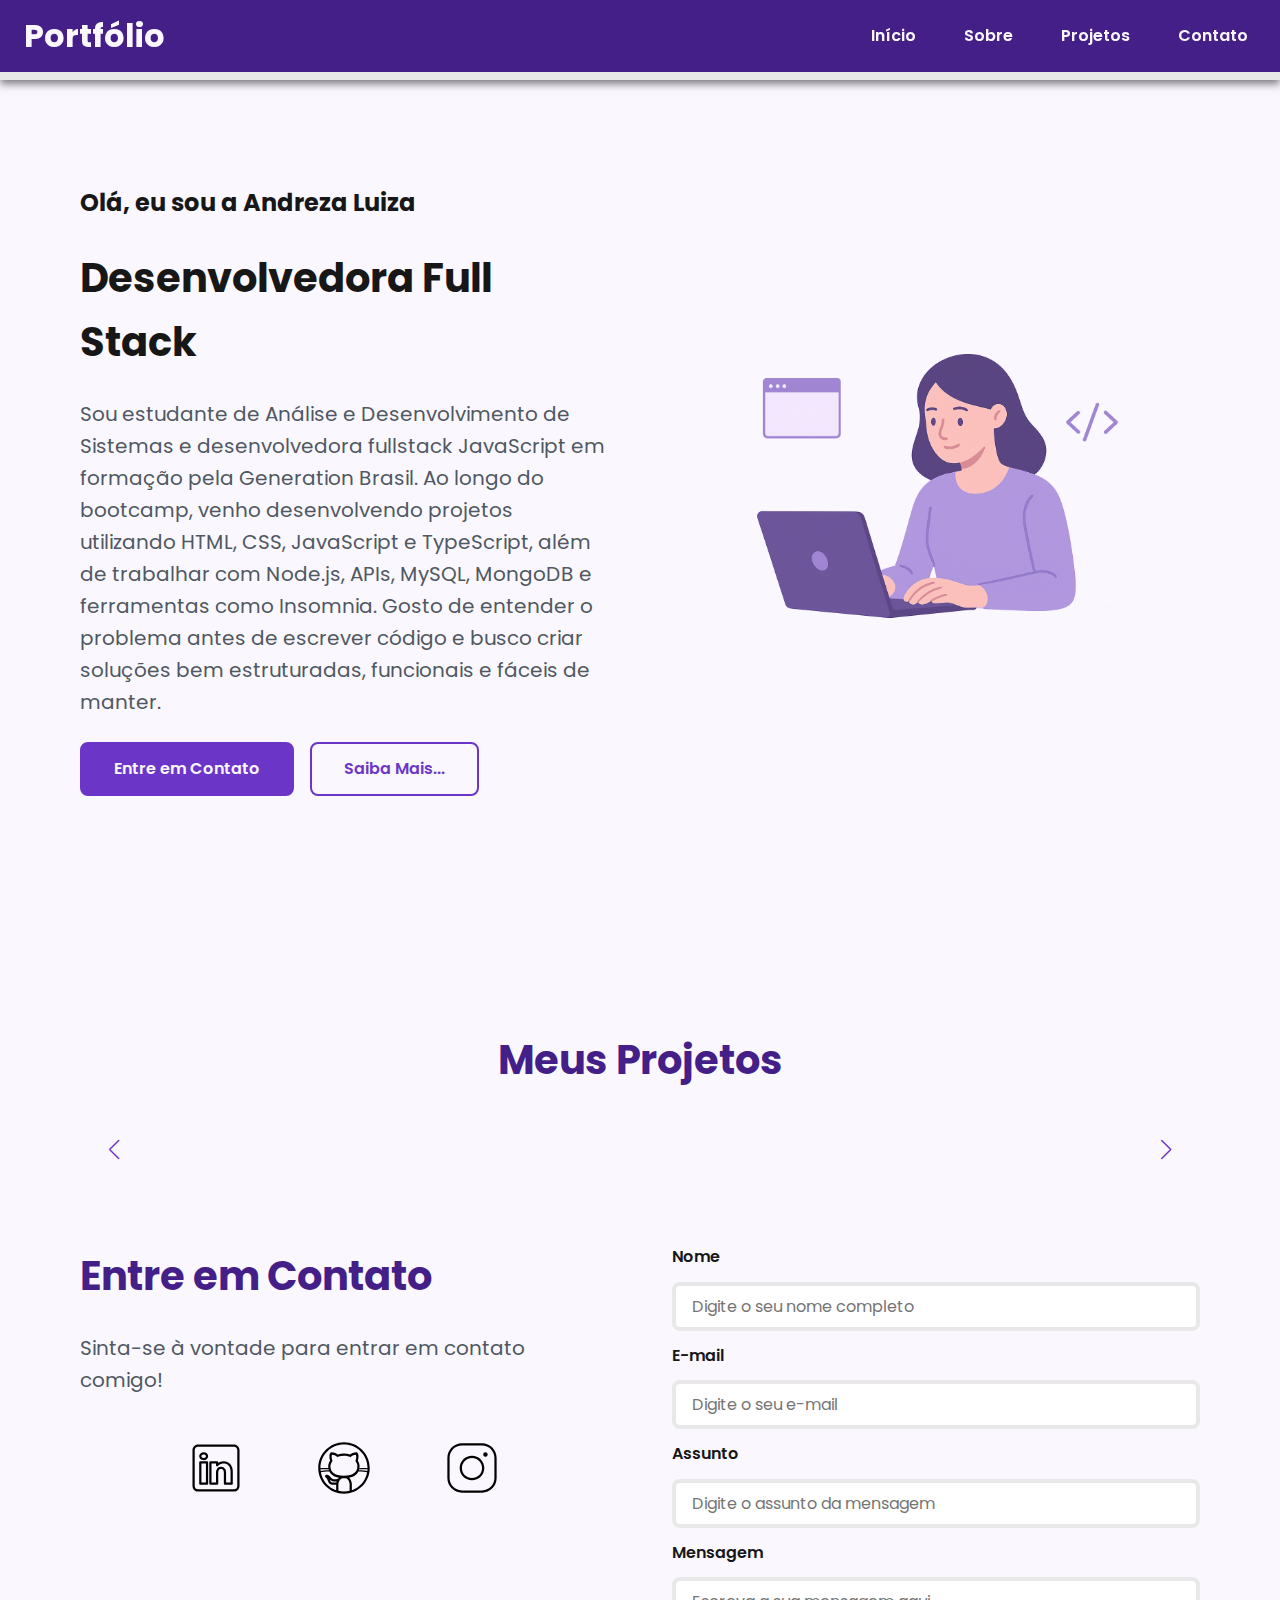
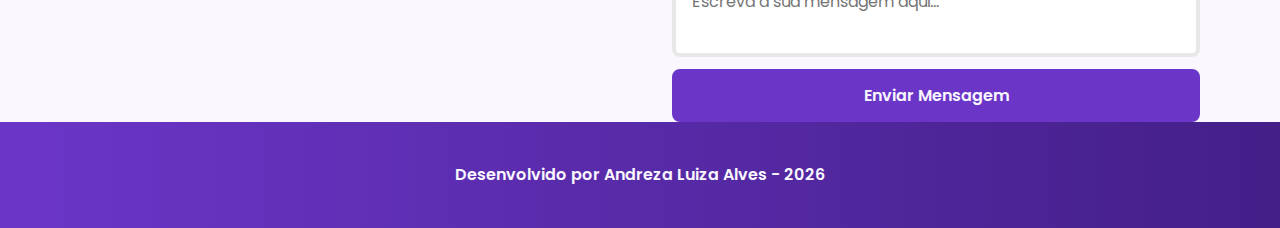
<file: index.html>
<!DOCTYPE html>
<html lang="pt-br">
<head>
  <meta charset="UTF-8" />
  <meta name="viewport" content="width=device-width, initial-scale=1.0" />

  <meta name="author" content="Generation Brasil">
  <meta 
    name="description"
    content="Portfólio da Generation Brasil, desenvolvedora Full Stack especializada em criar experiências digitais incríveis. Conheça meus projetos e entre em contato."
  >
  <meta name="robots" content="index, follow">

  <!-- Google Fonts -->
  <link rel="preconnect" href="https://fonts.googleapis.com">
  <link rel="preconnect" href="https://fonts.gstatic.com" crossorigin>
  <link href="https://fonts.googleapis.com/css2?family=Poppins&display=swap" rel="stylesheet">

  <!-- Favicon -->
  <link rel="icon" type="image/svg+xml" href="./assets/img/favicon.svg">

  <!-- SWIPER CSS -->
<link rel="stylesheet" href="https://cdn.jsdelivr.net/npm/swiper@11/swiper-bundle.min.css"> 

  <!-- CSS -->
  <link rel="stylesheet" href="./assets/css/style.css">

  <title>Portfólio Generation Brasil</title>
</head>

<body>

  <header>
    <div class="menu-content">
      <a href="index.html" id="titulo">Portfólio</a>

      <nav>
        <ul class="menu-list">
          <li><a href="#hero">Início</a></li>
          <li><a href="#about">Sobre</a></li>
          <li><a href="#projects">Projetos</a></li>
          <li><a href="#contact">Contato</a></li>
        </ul>
      </nav>
    </div>
  </header>

  <main>
    <section id="hero" class="section-container hero-container">
      <article class="hero-content">
        <span>Olá, eu sou a Andreza Luiza</span>
        <h1>Desenvolvedora Full Stack</h1>
        <p>
          Sou estudante de Análise e Desenvolvimento de Sistemas e desenvolvedora fullstack JavaScript em formação pela Generation Brasil.
Ao longo do bootcamp, venho desenvolvendo projetos utilizando HTML, CSS, JavaScript e TypeScript, além de trabalhar com Node.js, APIs, MySQL, MongoDB e ferramentas como Insomnia.
Gosto de entender o problema antes de escrever código e busco criar soluções bem estruturadas, funcionais e fáceis de manter.
        </p>

        <div class="buttons-container">
          <a href="#contact" class="botao">Entre em Contato</a>
          <a href="#about" class="botao-outline">Saiba Mais...</a>
        </div>
      </article>

      <figure class="hero-image">
        <img 
          src="./assets/img/foto_dev_woman.svg"
          alt="Foto da desenvolvedora"
          class="float-animation"
        >
      </figure>
    </section>

    <section id="about" class="section-container about-container">

    </section>

    <section id="projects" class="section-container projects-container">
      <h2>Meus Projetos</h2>

      <!-- Swiper Container -->
       <div class="swiper projects-swiper">
          <div class="swiper-wrapper">

       </div>

       <!-- Botões de navegação -->
      <div class="swiper-button-next"></div>
      <div class="swiper-button-prev"></div>

      <!-- Paginação -->
       <div class="swiper-pagination"></div>
       </div>
    </section>

    <section id="contact" class="section-container contact-container">
      <article class="contact-info">
        <h2>Entre em Contato</h2>
        <p>Sinta-se à vontade para entrar em contato comigo!</p>

        <div class="social-container">
          <a href="https://www.linkedin.com/in/andrezaluizaalvesdossantos/" target="_blank" class="social-icon" aria-label="LinkedIn">
            <img src="./assets/icons/linkedin.svg" alt="LinkedIn">
          </a>

          <a href="https://github.com/LuizaaAlvess" target="_blank" class="social-icon" aria-label="GitHub">
            <img src="./assets/icons/github.svg" alt="GitHub">
          </a>

          <a href="https://www.instagram.com/_andrezaluiza/" target="_blank" class="social-icon" aria-label="Instagram">
            <img src="./assets/icons/instagram.svg" alt="Instagram">
          </a>
        </div>
      </article>


<form id="formulario" action="https://formsubmit.co/luiza.andreza@icloud.com" method="POST">

  <input type="hidden" name="_next" value="http://localhost:5500/success.html">
  <input type="hidden" name="_captcha" value="false">

        <label for="nome">Nome</label>
        <input id="nome" name="nome" type="text" placeholder="Digite o seu nome completo">
        <span id="erro-nome"></span>

        <label for="email">E-mail</label>
        <input id="email" name="email" type="email" placeholder="Digite o seu e-mail">
        <span id="erro-email"></span>

        <label for="assunto">Assunto</label>
        <input id="assunto" name="assunto" type="text" placeholder="Digite o assunto da mensagem">
        <span id="erro-assunto"></span>

        <label for="mensagem">Mensagem</label>
        <textarea id="mensagem" name="mensagem" placeholder="Escreva a sua mensagem aqui..."></textarea>
        <span id="erro-mensagem"></span>

        <button class="botao" type="submit">Enviar Mensagem</button>
      </form>
    </section>

  </main>

  <footer>
    Desenvolvido por Andreza Luiza Alves - 2026
  </footer>

  <!-- SWIPER JS -->
<script src="https://cdn.jsdelivr.net/npm/swiper@11/swiper-bundle.min.js"></script>

  <!-- Script JavaScript-->
<script src="assets/js/script.js"></script>

</body>
</html>
</file>
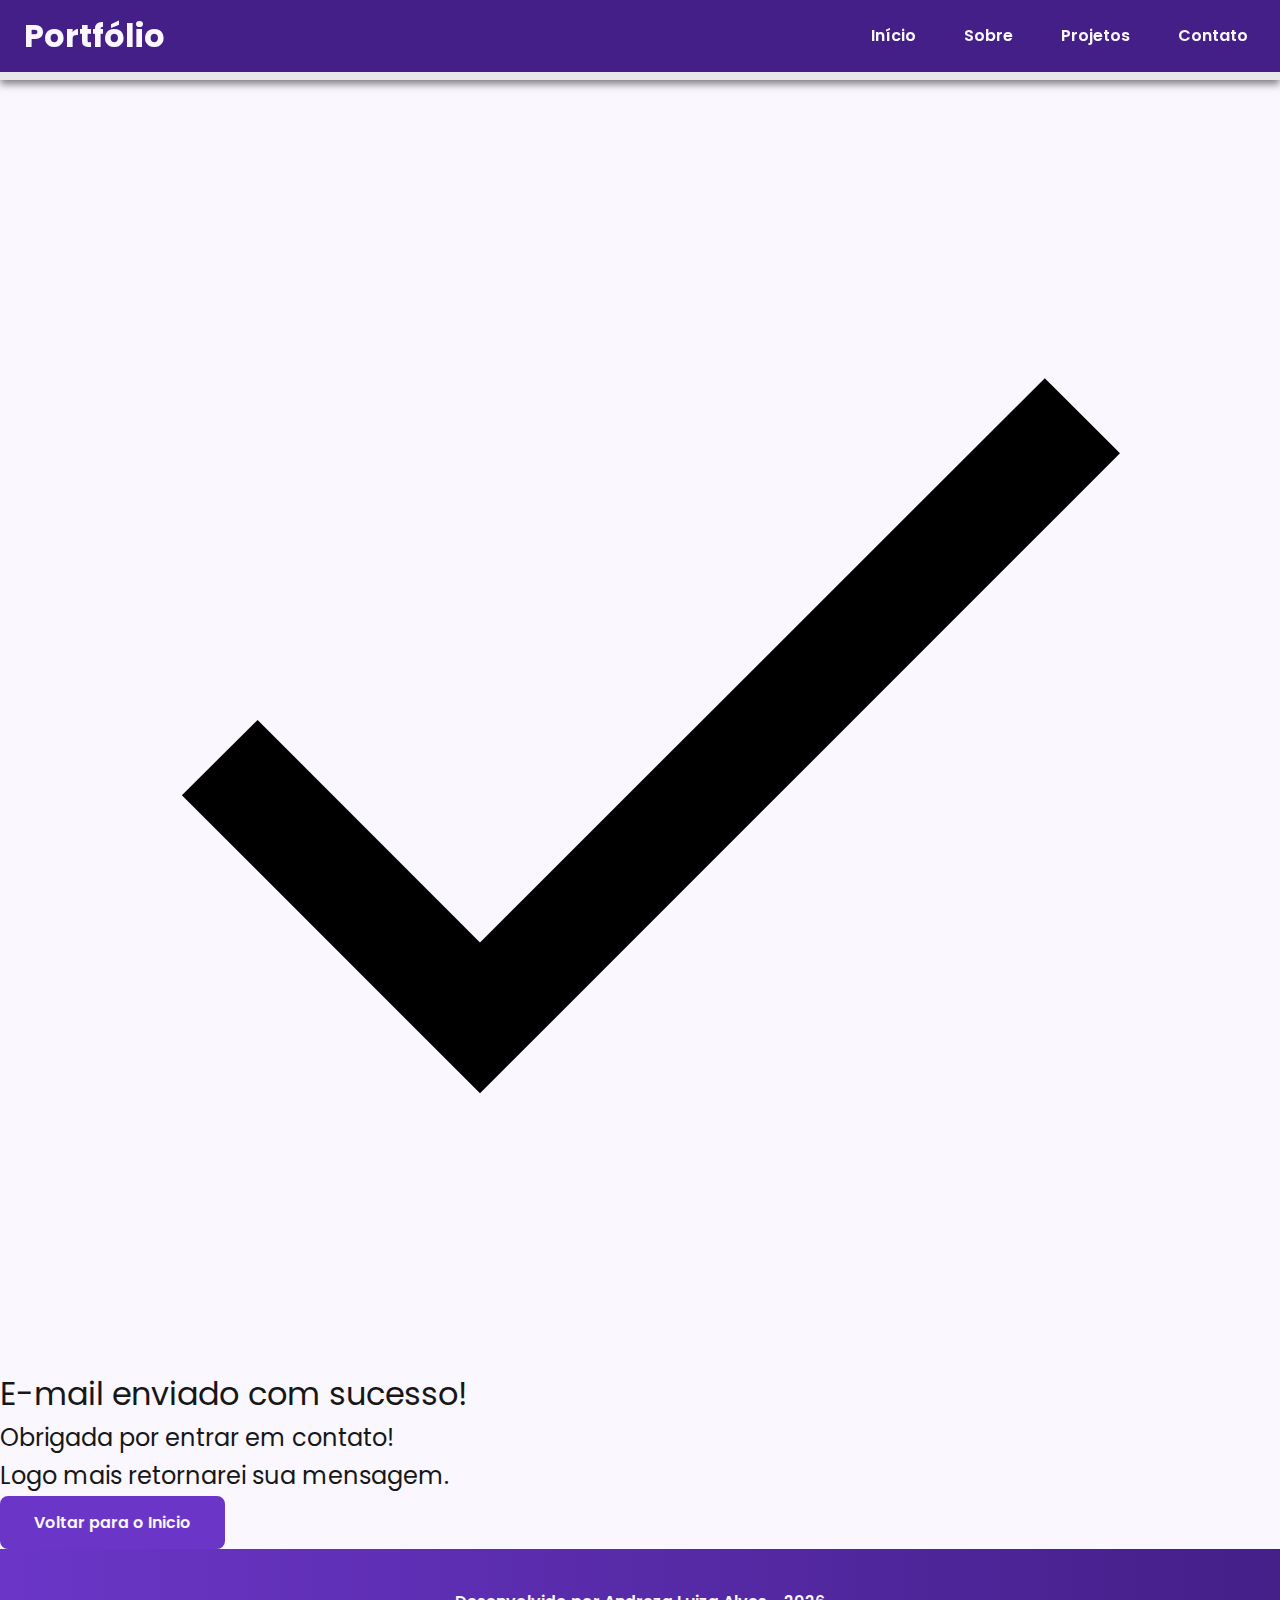
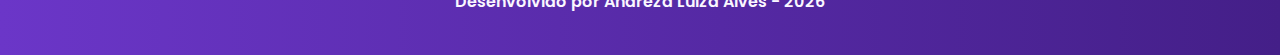
<file: success.html>
<!DOCTYPE html>
<html lang="pt-br">

<head>


    <link rel="preconnect" href="https://fonts.googleapis.com">
    <link rel="preconnect" href="https://fonts.gstatic.com" crossorigin>

    <link href="https://fonts.googleapis.com/css2?family=Poppins&display=swap" rel="stylesheet">
    <meta charset="UTF-8">

    <meta name="viewport" content="width=device-width, initial-scale=1.0">

    <meta name="author" content="Generation Brasil">
    <meta name="description"
        content="Portfólio da Generation Brasil, desenvolvedor Full Stack especializado em criar experiências digitais incríveis. Conheça meus projetos e entre em contato.">
    <meta name="robots" content="index, follow">

    <link rel="icon" type="image/svg+xml" href="./assets/img/favicon.svg">

    <!-- Link para a Folha de Estilo da Página - CSS -->
<link rel="stylesheet" href="./assets/css/style.css">

    <title>Portfólio Generation Brasil</title>

</head>

<body>

    <!-- Cabeçalho da Página (header) -->
    <header>
        <div class="menu-content">
            <a href="index.html" id="titulo">Portfólio</a>

        <nav>
            <ul class="menu-list">
                <li><a href="index.html#hero">Início</a></li>
                <li><a href="index.html#about">Sobre</a></li>
                <li><a href="index.html#projects">Projetos</a></li>
                <li><a href="index.html#contact">Contato</a></li>
            </ul>
        </nav>
    </div>
    </header>

    <!-- Seção Principal da Página (main) -->
    <main>
        <section class="success-container">
            <article class="success-content">

                <figure class="success-icon">
                    <img src="assets/img/success.svg"
                    alt="Ilustração de sucesso"
                    class="float-animation"
                    >
                </figure>

                <h1>E-mail enviado com sucesso!</h1>
                <h2>Obrigada por entrar em contato! <br> Logo mais retornarei sua mensagem.</h2>

                <a class="botao" href="index.html">Voltar para o Inicio</a>


            </article>
        </section>
    </main>

    <!-- Rodapé da Página (footer) -->
    <footer>
        Desenvolvido por Andreza Luiza Alves - 2026
    </footer>

</body>

</html>
</file>
<file: assets/css/style.css>
* {
    margin: 0;
    padding: 0;
    box-sizing: border-box;
    font-family: 'Poppins', sans-serif;
    font-weight: 400;
    text-decoration: none;
    outline: none;
}

:root {
    /* Paleta de cores Purple */
    --purple-50: #f4eaff;
    --purple-100: #e9dcfa;
    --purple-200: #cdb3f0;
    --purple-300: #b186e5;
    --purple-400: #9460db;
    --purple-500: #6b36c8;
    --purple-600: #5b2ca0;
    --purple-700: #4c2177;
    --purple-800: #441f88;
    --purple-900: #2a0e4d;

    /* Cores Neutras */
    --gray-200: #e8e8e8;
    --gray-400: #505861;
    --black: #171717;
    --white: #FAF7FF;

    /* Cores de Estado */
    --error: #e63946;

    /* Sombras */
    --shadow-sm: 0 0.25rem 0.5rem rgba(0, 0, 0, 0.5);
    --shadow-md: 0 0.25rem 0.75rem rgba(107, 54, 200, 0.3);
    --shadow-lg: 0 0.5rem 1.5rem rgba(107, 54, 200, 0.2);

    /* Espaçamentos */
    --spacing-xs: 0.5rem;
    --spacing-sm: 1rem;
    --spacing-md: 1.5rem;
    --spacing-lg: 2rem;
    --spacing-xl: 3rem;
    --spacing-2xl: 4rem;

    /* Tamanhos de Fonte */
    --text-sm: 0.75rem;
    --text-base: 1rem;
    --text-lg: 1.25rem;
    --text-xl: 1.5rem;
    --text-2xl: 2rem;
    --text-3xl: 2.5rem;

    /* Border Radius */
    --radius-sm: 0.25rem;
    --radius-md: 0.5rem;
    --radius-lg: 1rem;
    --radius-xl: 2rem;
    --radius-full: 50%;

    /* Animação Padrão */
    --transition-default: all 0.3s ease;
}

html {
    scroll-behavior: smooth;
}

body {
    display: flex;
    flex-direction: column;
    min-height: 100vh;
    background-color: var(--white);
    line-height: 1.6;
    color: var(--black)
}

main {
    flex: 1;
}

.section-container {
    max-width: 70rem;
    margin: 0 auto;
    padding: var(--spacing-x1) var(--spacing-md);
    scroll-margin-top: 6rem;
}

.buttons-container {
    display: flex;
    gap: var(--spacing-sm);
}

.botao,
.botao-outline {
    display: inline-block;
    padding: 0.75rem 2rem;
    border: 0.15rem solid transparent;
    border-radius: var(--radius-md);
    font-size: var(--text-base);
    font-weight: 600;
    text-align: center;
    cursor: pointer;
    transition: var(--transition-default);
}

/* Botão preenchido (primário) */
.botao {
    border-color: var(--purple-500);
    background-color: var(--purple-500);
    color: var(--white);
}

.botao:hover {
    border-color: var(--purple-800);
    background-color: var(--purple-800);
    box-shadow: var(--shadow-md);
    transform: translateY(-0.25rem);
}

/* Botão outline (secundário) */
.botao-outline {
    border-color: var(--purple-500);
    background-color: transparent;
    color: var(--purple-500);
}

.botao-outline:hover {
    border-color: var(--purple-500);
    background-color: var(--purple-500);
    color: var(--white);
    transform: translateY(-0.25rem);
}

/* Modificador para botões pequenos (usado em projetos) */
.botao.botao-sm,
.botao-outline.botao-sm {
    min-width: 6rem;
    padding: 0.25rem var(--spacing-sm);
    border-width: 0.125rem;
    font-size: var(--text-sm);
}

header {
    position: sticky;
    top: 0;
    z-index: 1000;
    width: 100%;
    height: 5rem;
    border-bottom: var(--spacing-xs) solid var(--gray-200);
    background-color: var(--purple-800);
    box-shadow: var(--shadow-sm);
}

header a {
    font-weight: 600;
    color: var(--white);
    transition: color 0.3s ease;
}

header a:hover {
    color: var(--purple-100);
}

#titulo {
    font-size: var(--text-2xl);
    font-weight: 700;
}

.menu-content {
    display: flex;
    justify-content: space-between;
    align-items: center;
    height: 100%;
    margin: 0 auto;
    padding: 0 var(--spacing-md);
}

.menu-list {
    display: flex;
    gap: var(--spacing-lg);
    list-style: none;
}

.menu-list a {
    padding: var(--spacing-xs);
}

.hero-container {
    display: flex;
    align-items: center;
    gap: var(--spacing-2xl);
    min-height: calc(100vh - 5rem);
}

.hero-content {
    display: flex;
    flex: 1;
    flex-direction: column;
    gap: var(--spacing-md);
}

.hero-content span {
    font-size: var(--text-xl);
    font-weight: 700;
}

.hero-content h1 {
    font-size: var(--text-3xl);
    font-weight: 700;
}

.hero-content p,
.about-content p,
.contact-info p {
    font-size: var(--text-lg);
    color: var(--gray-400);
}

.hero-image {
    display: flex;
    flex: 1;
    justify-content: center;
}

.hero-image img {
    width: 100%;
    max-width: 100%;
    border-radius: var(--radius-xl);
}

/* Animação flutuante */
@keyframes float {
    0%,
    100% {
        transform: translateY(0);
    }

    50% {
        transform: translateY(-1.25rem);
    }
}

    .float-animation {
        animation: float 3s ease-in-out infinite;
    }

.about-container {
    display: flex;
    align-items: center;
    gap: var(--spacing-2xl);
    margin: var(--spacing-2xl) auto;
    border-radius: var(--radius-lg);
    background-color: var(--gray-200);
}

.about-image {
    flex: 0 0 17.5rem;
}

.about-image img {
    width: 100%;
    border: 0.35rem solid var(--purple-500);
    border-radius: var(--radius-full);
    box-shadow: var(--shadow-lg);
}

.about-content h2,
.projects-container h2,
.contact-info h2 {
    margin-bottom: var(--spacing-md);
    font-size: var(--text-3xl);
    font-weight: 700;
    color: var(--purple-800);
}

.about-content p {
    margin-bottom: var(--spacing-sm);
    text-align: justify;
}

.about-buttons-data {
    display: flex;
    justify-content: space-between;
    align-items: center;
    gap: var(--spacing-lg);
    margin-top: var(--spacing-lg);
}

.about-buttons-data .botao {
    margin-right: auto;
}

.data-container {
    display: flex;
    gap: var(--spacing-lg);
    margin-top: 0;
}

.data-item {
    display: flex;
    flex-direction: column;
    align-items: center;
}

.data-number {
    font-size: var(--text-xl);
    font-weight: 700;
    text-align: center;
    color: var(--purple-500);
}

.data-label {
    font-size: var(--text-base);
    text-align: center;
    color: var(--gray-400)
}

.projects-container {
    scroll-margin-top: 3rem;
    margin: var(--spacing-2xl) auto;
    text-align: center;
}

.projects-swiper {
    position: relative;
    width: 100%;
    padding: var(--spacing-sm) var(--spacing-xl) var(--spacing-xl);
    overflow: hidden;
}

.project-card {
    display: flex;
    flex-direction: column;
    width: 100%;
    height: 100%;
    border: 0.15rem solid var(--gray-200);
    border-radius: var(--radius-lg);
    background-color: var(--shadow-sm);
    overflow: hidden;
    transition: var(--transition-default);
}

.project-card:hover {
    box-shadow: var(--shadow-lg);
}

.project-image {
    display: flex;
    align-items: center;
    justify-content: center;
    width: 100%;
    height: 10rem;
    background: linear-gradient(135deg, var(--purple-50) 0%, var(--purple-100) 100%);
}

.project-image img {
    width: 75%;
    height: 75%;
    max-width: 7rem;
    max-height: 7rem;
    object-fit: contain;
    transition: transform 0.3s ease;
}

.project-content {
    display: flex;
    flex: 1;
    flex-direction: column;
    padding: var(--spacing-md);
    text-align: left;
}

.project-content h3 {
    margin-bottom: 0.75rem;
    font-size: var(--text-lg);
    font-weight: 700;
}

.project-content p {
    flex: 1;
    margin-bottom: var(--spacing-sm);
    font-size: 0.95rem;
    color: var(--gray-400);
}

.project-tags {
    display: flex;
    flex-wrap: wrap;
    gap: var(--spacing-xs);
}

.tag {
    padding: 0.375rem 0.75rem;
    border-radius: var(--radius-sm);
    background-color: var(--purple-100);
    font-size: var(--text-sm);
    font-weight: 600;
    color: var(--purple-800);
}

.project-buttons {
    display: flex;
    justify-content: center;
    align-items: center;
    gap: 0.75rem;
    margin-top: var(--spacing-sm);
}

.swiper-wrapper {
    align-items: stretch;
}

.swiper-slide {
    display: flex;
    height: auto;
}

/* Botões do Swiper (navegação) */
.swiper-button-next,
.swiper-button-prev {
    width: 3rem;
    height: 3rem;
}

.swiper-button-next:after,
.swiper-button-prev:after {
    font-size: var(--text-lg);
    color: var(--purple-500);
}

.swiper-button-next:hover:after,
.swiper-button-prev:hover:after {
    color: var(--purple-800);
}

/* Indicadores de paginação */

.swiper-pagination-bullet {
    width: 0.75rem;
    height: 0.75rem;
    background-color: var(--gray-200);
    opacity: 1;
}

.swiper-pagination-bullet-active {
    width: var(--spacing-lg);
    border-radius: var(--radius-sm);
    background-color: var(--purple-500);
}

.contact-container {
    display: grid;
    grid-template-columns: 1fr 1fr;
    gap: var(--spacing-2xl);
}

.contact-info h2 {
    margin-bottom: var(--spacing-md);
}

.contact-info p {
    margin-bottom: var(--spacing-lg);
}

.social-container {
    display: flex;
    justify-content: center;
    gap: var(--spacing-xl);
}

.social-icon {
    width: 5rem;
    height: 5rem;
    padding: 0.75rem;
    border-radius: var(--radius-md);
    transition: var(--transition-default);
}

.social-icon img {
    width: 100%;
    filter: brightness(0) saturate(100%);
    transition: filter 0.3s ease;
}

.social-icon:hover img {
    filter: brightness(0)
        saturate(100%)
        invert(42%)
        sepia(93%)
        saturate(1352%)
        hue-rotate(243deg)
        brightness(79%)
        contrast(91%)
}

/* Formulário */
form {
    display: flex;
    flex-direction: column;
    gap: 0.75rem;
}

form label {
    font-size: var(--text-base);
    font-weight: 600;
}

form input,
form textarea {
    width: 100%;
    padding: 0.5rem var(--spacing-sm);
    border: 0.25rem solid var(--gray-200);
    border-radius: var(--radius-md);
    font-family: inherit;
    font-size: var(--text-base);
    transition: border-color 0.3s ease;
}

form input:focus,
form textarea:focus {
    border-color: var(--purple-500);
    outline: none;
}

form textarea {
    min-height: 5rem;
    resize: none;
}

form span {
    margin-top: -0.75rem;
    font-size: var(--text-sm);
    color: var(--error);
}

footer {
    padding: 2.5rem;
    background: linear-gradient(to right, var(--purple-500), var(--purple-800));
    font-weight: 600;
    text-align: center;
    color: var(--white);
}

.sucess-container {
    display: flex;
    flex-direction: column;
    justify-content: center;
    align-items: center;
    width: 100%;
    min-height: calc(100vh - 12.5rem);
    padding: var(--spacing-xl) var(--spacing-md);
}

.sucess-content {
    display: flex;
    flex-direction: column;
    align-items: center;
    gap: var(--spacing-md);
    max-width: 37.5rem;
    text-align: center;
}

.sucess-content h1 {
    font-size: var(--text-3xl);
    font-weight: 700;
    color: var(--purple-800);
}

.sucess-content h2 {
    font-size: var(--text-lg);
    color: var(--gray-400);
}

.sucess-icon {
    display: flex;
    align-items: center;
    justify-content: center;
    width: 7.5rem;
    height: 7.5rem;
    border-radius: var(--radius-full);
    background-color: var(--purple-100);
}

.sucess-icon img {
    width: 6rem;
    height: 6rem;
    filter: brightness(0)
        saturate(100%)
        invert(11%)
        sepia(69%)
        saturate(3759%)
        hue-rotate(256deg)
        brightness(101%)
        contrast(96%)
}

@media screen and (max-width: 1024px) {

    .section-container {
        padding: var(--spacing-lg) var(--spacing-md);
    }

    .section-container h1 {
        font-size: var(--text-3xl);
    }

    .section-container h2 {
        font-size: var(--text-2xl);
    }

    .section-container p {
        font-size: var(--text-base);
    }

    .section-container span {
        font-size: var(--text-lg);
    }

    .sucess-content h1 {
        font-size: var(--text-3xl);
    }

    .sucess-content h2 {
        font-size: var(--text-xl);
    }

    @media (max-width: 768px) {
        .menu-list {
            display: none;
        }
    }

/* Hero */
.hero-container {
    flex-direction: column-reverse;
    gap: var(--spacing-lg);
    min-height: 60vh;
    text-align: center;
}

.hero-content,
.hero-image {
    width: 90%;
}

.hero-image img {
    object-fit: cover;
}

.buttons-container {
    justify-content: center;
    width: 100%;
}

.hero-container .botao,
.hero-container .botao-outline {
    padding: 0.75rem 1.5rem;
    font-size: 0.95rem;
    white-space: nowrap;
}

/* About */
.about-container {
    flex-direction: column;
    gap: var(--spacing-md);
    margin: var(--spacing-lg);
    padding: var(--spacing-lg);
}

.about-image {
    flex: 0 0 auto;
    width: 100%;
    display: flex;
    justify-content: center;
}

.about-image img {
    max-width: 16rem;
    width: 100%;
}

.about-content {
    width: 100%;
}

.about-buttons-data {
    flex-direction: column;
    gap: var(--spacing-md);
    align-items: stretch;
}

.about-buttons-data .botao {
    margin-right: 0;
}

.data-container {
    justify-content: center;
    width: 100%;
}

/* Projects */
.projects-container {
    margin: var(--spacing-lg) auto 0;
}

.projects-swiper {
    margin: 0;
    padding: var(--spacing-sm) var(--spacing-lg) 2.5rem;
}

.project-card {
    width: 100%;
    height: 30rem;
    min-height: 30rem;
    max-height: 30rem;
    max-width: 100%;
}

.project-content {
    display: flex;
    flex-direction: column;
    justify-content: space-between;
    height: 100%;
}

.project-content p {
    flex: 1;
    overflow: hidden;
}

.project-tags {
    min-height: 2.5rem;
    align-items: flex-start;
}

.swiper-wrapper {
    align-items: stretch;
}

.swiper-slide {
    display: flex;
    justify-content: center;
    align-items: stretch;
    height: auto;
}

.swiper-button-next,
.swiper-button-prev {
    display: none;
}

/* Contact */
.contact-container {
    grid-template-columns: 1fr;
    gap: var(--spacing-lg);
    width: 90%;
    margin: 0 auto;
}

/* Success Page */
.success-container {
    padding: var(--spacing-xl) var(--spacing-md);
    min-height: calc(100vh - 10rem);
}

.success-content {
    gap: var(--spacing-lg);
    max-width: 35rem;
}

.success-icon {
    width: 6rem;
    height: 6rem;
}

.success-icon img {
    width: 5rem;
    height: 5rem;
}
}

@media screen and (max-width: 480px) {

    /*Layout */
    .section-container {
        padding: var(--spacing-md) var(--spacing-sm);
    }

    /* Tipografia Mobile */
    .section-container h1 {
        font-size: var(--text-xl);
    }

    .section-container h2 {
        font-size: var(--text-xl);
    }

    .section-container p {
        font-size: var(--text-base);
    }

        .section-container span {
            font-size: var(--text-lg);
        }
        .sucess-content h1 {
            font-size: var(--text-xl);
        }

        .sucess-content h2 {
            font-size: var(--text-base);
        }

    /* Header */
    #titulo {
        font-size: var(--text-xl);
    }

    .menu-list {
        display: none;
    }

    /* Hero */
    .hero-container {
        gap: var(--spacing-sm);
    }

    .hero-content {
        gap: var(--spacing-xs);
        width: 100%;
    }

    .buttons-container {
        flex-direction: column;
        gap: 0.75rem;
        width: 100%;
    }

    .buttons-container .botao,
    .buttons-container .botao-outline {
        width: 100%;
    }

    .hero-container .botao,
    .hero-container .botao-outline {
        padding: 0.5rem 1rem;
        font-size: 0.95rem;
        white-space: nowrap;
    }

    .hero-image {
        width: 100%;
    }

    .hero-image img {
        max-width: 20rem;
    }

    /* About */
    .about-container {
        margin: var(--spacing-lg) 0.5rem;
        padding: var(--spacing-md);
    }

    .about-image img {
        max-width: 14rem;
    }

    .about-buttons-data .botao,
    .about-buttons-data .botao-outline {
        width: 100%;
        padding: 0.75rem var(--spacing-lg);
        font-size: var(--text-base);
        text-align: center;
    }

    .data-number {
        font-size: var(--text-lg);
    }

    .data-label {
        font-size: var(--text-sm);
    }

    /* Projects */
    .projects-container {
        margin: var(--spacing-lg) auto 0;
    }

    .projects-swiper {
        position: relative;
        margin: 0;
        padding: var(--spacing-sm) 0 2rem 0;
        overflow: visible;
    }

    .project-card {
        width: 100%;
        height: 20rem;
        max-width: 20rem;
    }

    .project-image {
        height: 10rem;
    }

    .project-content {
        padding: var(--spacing-md);
    }

    .project-content h3 {
        font-size: 1.25rem;
    }

    .project-content p {
        font-size: 0.95rem;
    }

    /* Contact */
    .contact-container {
        width: 100%;
    }

    .contact-info p {
        margin-bottom: var(--spacing-md);
    }

    .social-container {
        flex-wrap: wrap;
        gap: var(--spacing-lg);
        margin-bottom: var(--spacing-xs);
    }

    .social-icon {
        width: 4rem;
        height: 4rem;
    }

    /* Formulário */
    form {
        gap: var(--spacing-sm);
    }

    form label {
        font-size: 0.95rem;
    }

    form input,
    form textarea {
        padding: 0.75rem;
        font-size: var(--text-base);
    }

    form button {
        padding: 0.75rem var(--spacing-md);
        font-size: var(--text-base);
    }

    /* Footer */
    footer {
        padding: var(--spacing-md) var(--spacing-sm);
        font-size: var(--text-sm);
    }

/* Success Page */
.success-container {
    padding: var(--spacing-lg) var(--spacing-sm);
    min-height: calc(100vh - 8rem);
}

.sucess-content {
    gap: var(--spacing-md);
    max-width: 100%;
    padding: 0 var(--spacing-sm);
}

.success-icon {
    width: 5rem;
    height: 5rem;
}

.sucess-icon img {
    width: 4rem;
    height: 4rem;
}

.sucess-content .botao {
    width: 100%;
    max-width: 20rem;
    padding: 0.75rem var(--spacing-lg);
}

}
</file>
